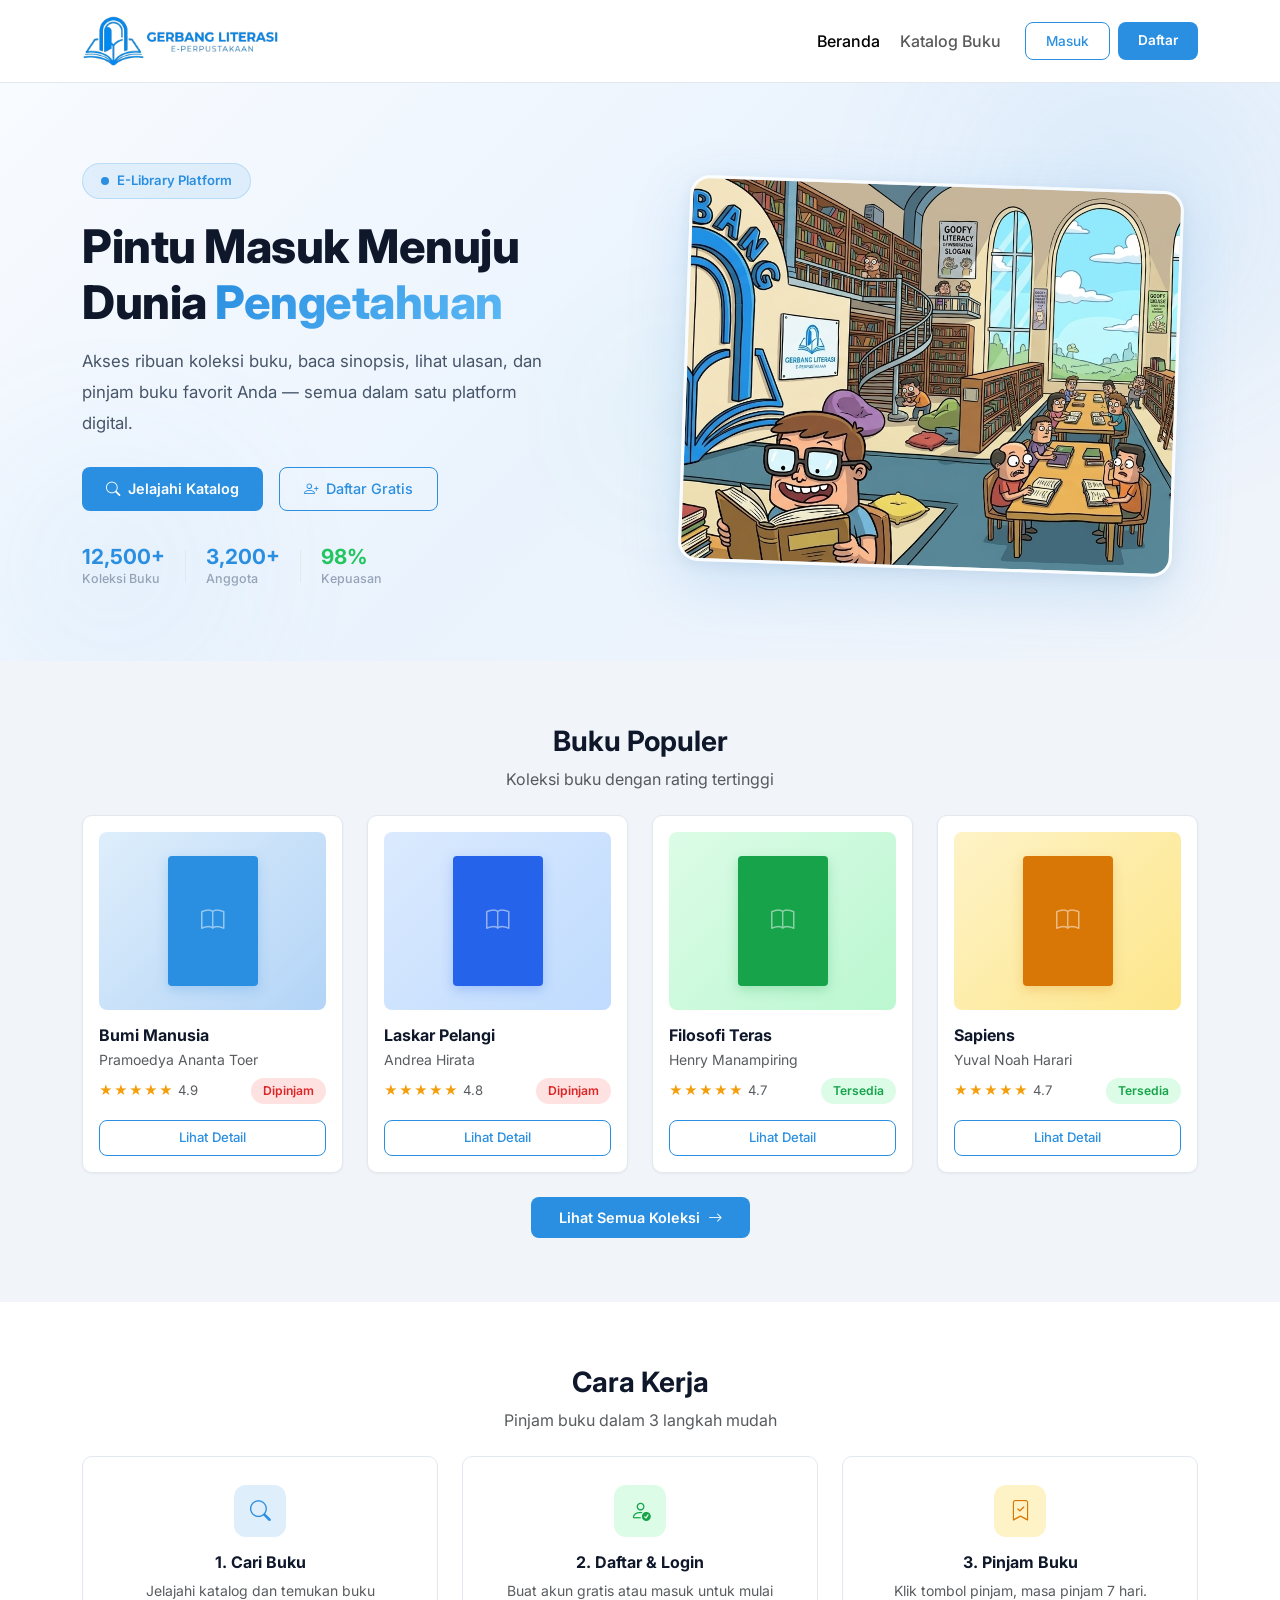
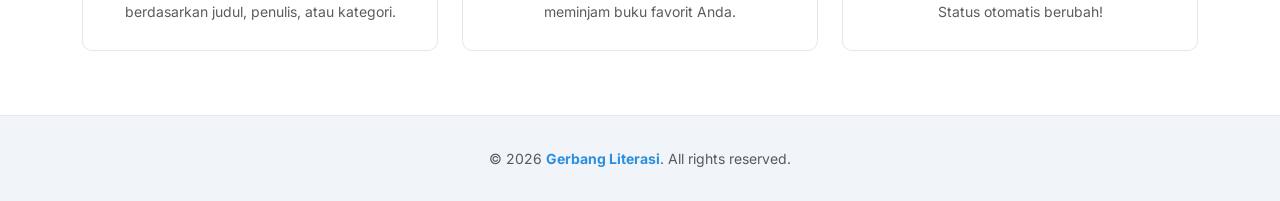
<file: index.html>
<!doctype html>
<html lang="id">
  <head>
    <meta charset="UTF-8" />
    <meta name="viewport" content="width=device-width, initial-scale=1.0" />
    <meta
      name="description"
      content="Gerbang Literasi - Perpustakaan Digital. Jelajahi ribuan koleksi buku, pinjam dengan mudah."
    />
    <title>Gerbang Literasi — Perpustakaan Digital</title>
    <link
      href="https://cdn.jsdelivr.net/npm/bootstrap@5.3.0/dist/css/bootstrap.min.css"
      rel="stylesheet"
    />
    <link
      href="https://cdn.jsdelivr.net/npm/bootstrap-icons@1.11.0/font/bootstrap-icons.css"
      rel="stylesheet"
    />
    <link href="assets/css/style.css" rel="stylesheet" />
  </head>
  <body style="background: #fff">
    <nav
      class="navbar navbar-expand-lg sticky-top"
      style="background: #fff; border-bottom: 1px solid var(--border)"
    >
      <div class="container">
        <a
          class="navbar-brand fw-bold d-flex align-items-center gap-2"
          href="index.html"
          style="color: var(--primary)"
          ><img src="assets/img/icon.svg" alt="Logo" style="height: 56px; width: auto;"></a
        >
        <button
          class="navbar-toggler border-0"
          data-bs-toggle="collapse"
          data-bs-target="#navMenu"
        >
          <i class="bi bi-list fs-4"></i>
        </button>
        <div class="collapse navbar-collapse" id="navMenu">
          <ul class="navbar-nav ms-auto me-3 gap-1">
            <li class="nav-item">
              <a class="nav-link fw-medium active" href="index.html">Beranda</a>
            </li>
            <li class="nav-item">
              <a class="nav-link fw-medium" href="katalog.html">Katalog Buku</a>
            </li>
          </ul>
          <div class="d-flex gap-2">
            <a
              href="login.html"
              class="btn btn-outline-custom"
              style="padding: 8px 20px; font-size: 0.85rem"
              >Masuk</a
            >
            <a
              href="register.html"
              class="btn btn-primary-custom"
              style="padding: 8px 20px; font-size: 0.85rem"
              >Daftar</a
            >
          </div>
        </div>
      </div>
    </nav>

    <section class="hero-section">
      <!-- Decorative background shapes -->
      <div class="hero-bg-shape hero-bg-shape--1"></div>
      <div class="hero-bg-shape hero-bg-shape--2"></div>
      <div class="hero-bg-shape hero-bg-shape--3"></div>

      <div class="container" style="position: relative; z-index: 2">
        <div class="row align-items-center g-5">
          <div class="col-lg-6">
            <div class="hero-badge">
              <span class="hero-badge__dot"></span>
              E-Library Platform
            </div>
            <h1 class="hero-title">
              Pintu Masuk Menuju<br />Dunia
              <span class="hero-title__highlight">Pengetahuan</span>
            </h1>
            <p class="hero-desc">
              Akses ribuan koleksi buku, baca sinopsis, lihat ulasan, dan pinjam
              buku favorit Anda — semua dalam satu platform digital.
            </p>
            <div class="d-flex gap-3 flex-wrap mb-4">
              <a href="katalog.html" class="btn btn-primary-custom hero-btn">
                <i class="bi bi-search me-2"></i>Jelajahi Katalog
              </a>
              <a href="register.html" class="btn btn-outline-custom hero-btn">
                <i class="bi bi-person-plus me-2"></i>Daftar Gratis
              </a>
            </div>
            <div class="hero-stats">
              <div class="hero-stats__item">
                <span class="hero-stats__num">12,500+</span>
                <span class="hero-stats__label">Koleksi Buku</span>
              </div>
              <div class="hero-stats__divider"></div>
              <div class="hero-stats__item">
                <span class="hero-stats__num">3,200+</span>
                <span class="hero-stats__label">Anggota</span>
              </div>
              <div class="hero-stats__divider"></div>
              <div class="hero-stats__item">
                <span class="hero-stats__num" style="color: var(--success)">98%</span>
                <span class="hero-stats__label">Kepuasan</span>
              </div>
            </div>
          </div>
          <div class="col-lg-6">
            <div class="hero-image-wrapper">
              <div class="hero-image-card">
                <img
                  src="assets/img/hero_banner.png"
                  alt="Gerbang Literasi"
                  class="hero-image"
                />
              </div>

            </div>
          </div>
        </div>
      </div>
    </section>

    <section style="background: var(--bg); padding: 4rem 0">
      <div class="container">
        <div class="text-center mb-4">
          <h3 class="fw-bold">Buku Populer</h3>
          <p class="text-muted">Koleksi buku dengan rating tertinggi</p>
        </div>
        <div class="row g-4" id="popularBooksGrid"></div>
        <div class="text-center mt-4">
          <a
            href="katalog.html"
            class="btn btn-primary-custom"
            style="padding: 10px 28px; font-size: 0.9rem"
            >Lihat Semua Koleksi <i class="bi bi-arrow-right ms-1"></i
          ></a>
        </div>
      </div>
    </section>

    <section style="padding: 4rem 0; background: #fff">
      <div class="container">
        <div class="text-center mb-4">
          <h3 class="fw-bold">Cara Kerja</h3>
          <p class="text-muted">Pinjam buku dalam 3 langkah mudah</p>
        </div>
        <div class="row g-4">
          <div class="col-md-4">
            <div class="feature-card h-100">
              <div
                class="feature-icon"
                style="background: #deeefb; color: var(--primary)"
              >
                <i class="bi bi-search"></i>
              </div>
              <h6 class="fw-bold mb-2">1. Cari Buku</h6>
              <p class="text-muted small mb-0">
                Jelajahi katalog dan temukan buku berdasarkan judul, penulis,
                atau kategori.
              </p>
            </div>
          </div>
          <div class="col-md-4">
            <div class="feature-card h-100">
              <div
                class="feature-icon"
                style="background: #dcfce7; color: #16a34a"
              >
                <i class="bi bi-person-check"></i>
              </div>
              <h6 class="fw-bold mb-2">2. Daftar & Login</h6>
              <p class="text-muted small mb-0">
                Buat akun gratis atau masuk untuk mulai meminjam buku favorit
                Anda.
              </p>
            </div>
          </div>
          <div class="col-md-4">
            <div class="feature-card h-100">
              <div
                class="feature-icon"
                style="background: #fef3c7; color: #d97706"
              >
                <i class="bi bi-bookmark-check"></i>
              </div>
              <h6 class="fw-bold mb-2">3. Pinjam Buku</h6>
              <p class="text-muted small mb-0">
                Klik tombol pinjam, masa pinjam 7 hari. Status otomatis berubah!
              </p>
            </div>
          </div>
        </div>
      </div>
    </section>

    <footer
      style="
        background: var(--bg);
        border-top: 1px solid var(--border);
        padding: 2rem 0;
      "
    >
      <div class="container text-center">
        <p class="text-muted small mb-0">
          &copy; 2026
          <strong style="color: var(--primary)">Gerbang Literasi</strong>. All
          rights reserved.
        </p>
      </div>
    </footer>

    <script src="https://cdn.jsdelivr.net/npm/bootstrap@5.3.0/dist/js/bootstrap.bundle.min.js"></script>
    <script src="assets/js/data.js"></script>
    <script src="assets/js/app.js"></script>
    <script src="assets/js/render.js"></script>
  </body>
</html>
</file>
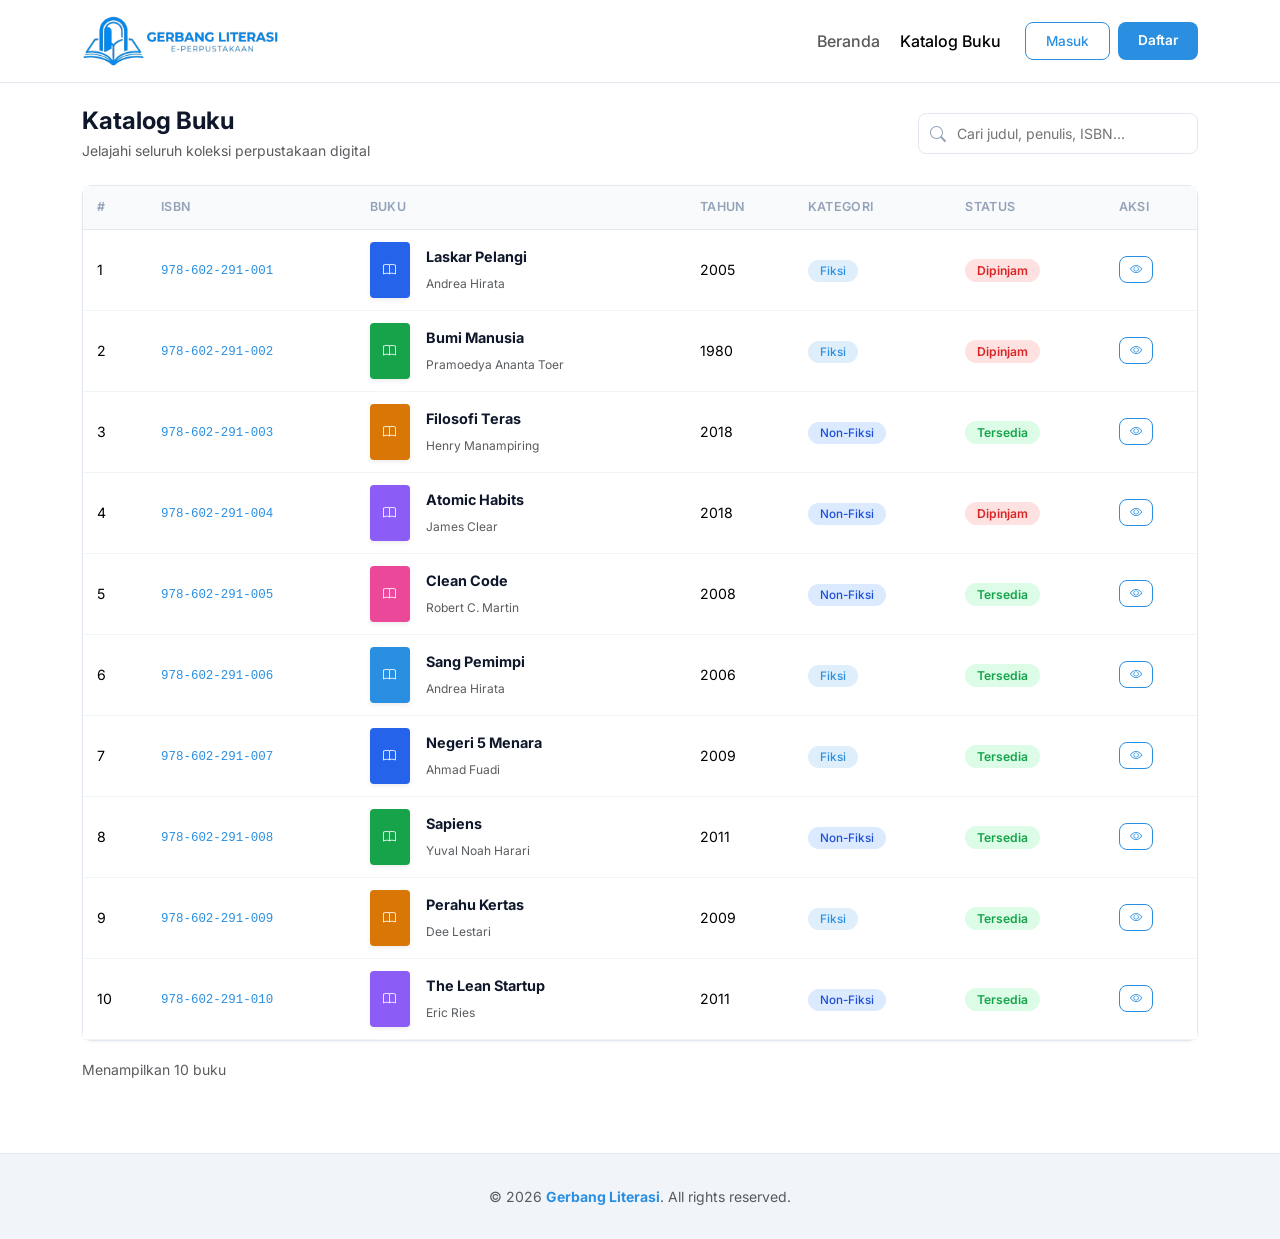
<file: katalog.html>
<!doctype html>
<html lang="id">
  <head>
    <meta charset="UTF-8" />
    <meta name="viewport" content="width=device-width, initial-scale=1.0" />
    <title>Katalog Buku — Gerbang Literasi</title>
    <link
      href="https://cdn.jsdelivr.net/npm/bootstrap@5.3.0/dist/css/bootstrap.min.css"
      rel="stylesheet"
    />
    <link
      href="https://cdn.jsdelivr.net/npm/bootstrap-icons@1.11.0/font/bootstrap-icons.css"
      rel="stylesheet"
    />
    <link href="assets/css/style.css" rel="stylesheet" />
  </head>
  <body style="background: #fff">
    <nav
      class="navbar navbar-expand-lg sticky-top"
      style="background: #fff; border-bottom: 1px solid var(--border)"
    >
      <div class="container">
        <a
          class="navbar-brand fw-bold d-flex align-items-center gap-2"
          href="index.html"
          style="color: var(--primary)"
          ><img src="assets/img/icon.svg" alt="Logo" style="height: 56px; width: auto;"></a
        >
        <button
          class="navbar-toggler border-0"
          data-bs-toggle="collapse"
          data-bs-target="#navMenu"
        >
          <i class="bi bi-list fs-4"></i>
        </button>
        <div class="collapse navbar-collapse" id="navMenu">
          <ul class="navbar-nav ms-auto me-3 gap-1">
            <li class="nav-item">
              <a class="nav-link fw-medium" href="index.html">Beranda</a>
            </li>
            <li class="nav-item">
              <a class="nav-link fw-medium active" href="katalog.html"
                >Katalog Buku</a
              >
            </li>
          </ul>
          <div class="d-flex gap-2">
            <a
              href="login.html"
              class="btn btn-outline-custom"
              style="padding: 8px 20px; font-size: 0.85rem"
              >Masuk</a
            >
            <a
              href="register.html"
              class="btn btn-primary-custom"
              style="padding: 8px 20px; font-size: 0.85rem"
              >Daftar</a
            >
          </div>
        </div>
      </div>
    </nav>

    <div class="container py-4">
      <div
        class="d-flex flex-wrap justify-content-between align-items-center mb-4 gap-3"
      >
        <div>
          <h4 class="fw-bold mb-1">Katalog Buku</h4>
          <p class="text-muted small mb-0">
            Jelajahi seluruh koleksi perpustakaan digital
          </p>
        </div>
        <div class="search-box">
          <i class="bi bi-search"></i
          ><input
            type="text"
            id="searchInput"
            placeholder="Cari judul, penulis, ISBN..."
            oninput="searchBooks()"
          />
        </div>
      </div>
      <div class="card-clean">
        <div class="table-responsive">
          <table class="table table-clean mb-0">
            <thead>
              <tr>
                <th>#</th>
                <th>ISBN</th>
                <th>Buku</th>
                <th>Tahun</th>
                <th>Kategori</th>
                <th>Status</th>
                <th>Aksi</th>
              </tr>
            </thead>
            <tbody id="katalogBody"></tbody>
          </table>
        </div>
      </div>
      <div class="mt-3">
        <span id="bookCount" class="text-muted small"></span>
      </div>
    </div>

    <footer
      style="
        background: var(--bg);
        border-top: 1px solid var(--border);
        padding: 2rem 0;
        margin-top: 3rem;
      "
    >
      <div class="container text-center">
        <p class="text-muted small mb-0">
          &copy; 2026
          <strong style="color: var(--primary)">Gerbang Literasi</strong>. All
          rights reserved.
        </p>
      </div>
    </footer>
    <script src="https://cdn.jsdelivr.net/npm/bootstrap@5.3.0/dist/js/bootstrap.bundle.min.js"></script>
    <script src="assets/js/data.js"></script>
    <script src="assets/js/app.js"></script>
    <script src="assets/js/render.js"></script>
  </body>
</html>
</file>
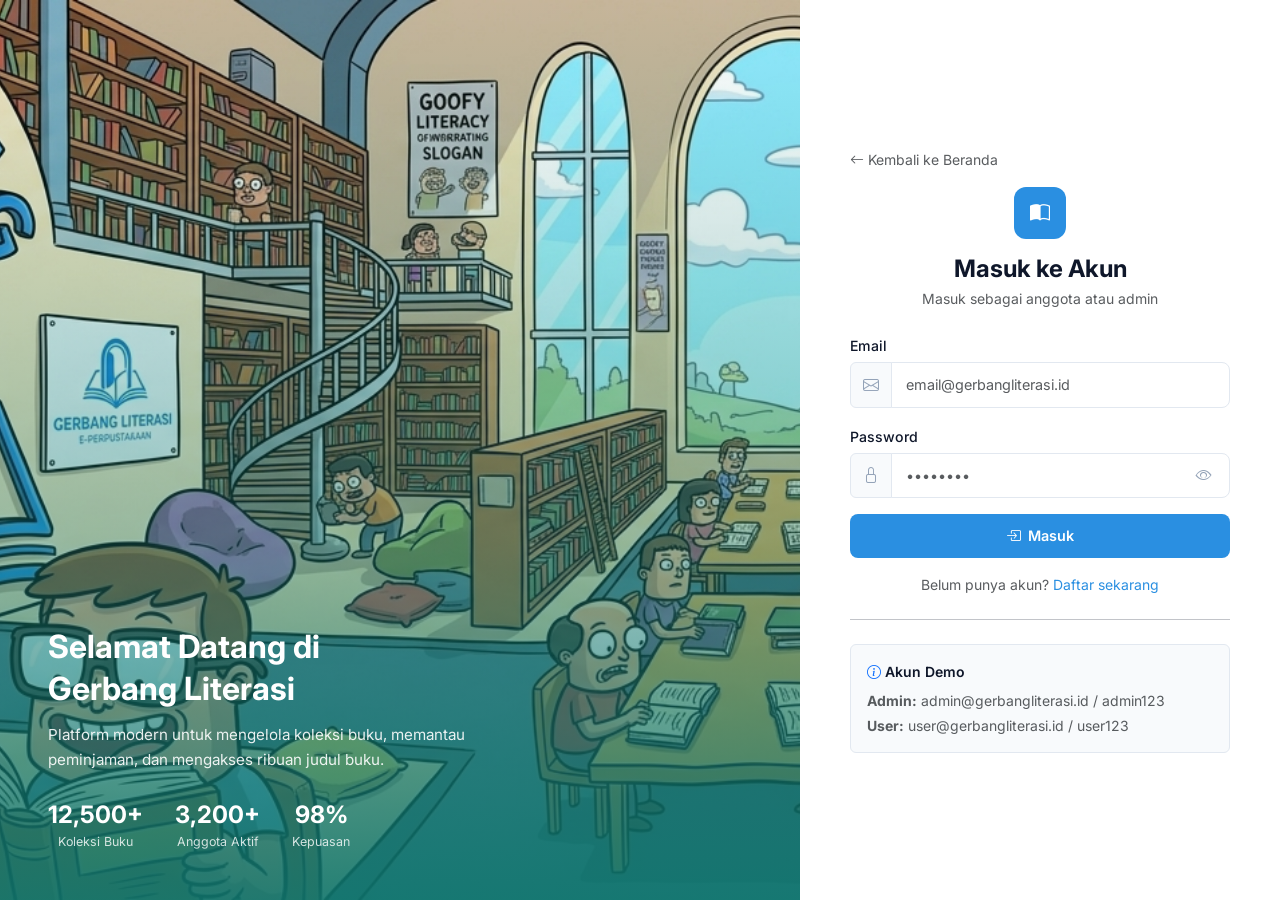
<file: login.html>
<!doctype html>
<html lang="id">
  <head>
    <meta charset="UTF-8" />
    <meta name="viewport" content="width=device-width, initial-scale=1.0" />
    <title>Masuk — Gerbang Literasi</title>
    <link
      href="https://cdn.jsdelivr.net/npm/bootstrap@5.3.0/dist/css/bootstrap.min.css"
      rel="stylesheet"
    />
    <link
      href="https://cdn.jsdelivr.net/npm/bootstrap-icons@1.11.0/font/bootstrap-icons.css"
      rel="stylesheet"
    />
    <link href="assets/css/style.css" rel="stylesheet" />
  </head>
  <body>
    <div class="login-page">
      <div class="login-image">
        <div class="login-image-content">
          <h2>Selamat Datang di<br />Gerbang Literasi</h2>
          <p>
            Platform modern untuk mengelola koleksi buku, memantau peminjaman,
            dan mengakses ribuan judul buku.
          </p>
          <div class="login-image-stats">
            <div class="stat-item">
              <div class="stat-num">12,500+</div>
              <div class="stat-text">Koleksi Buku</div>
            </div>
            <div class="stat-item">
              <div class="stat-num">3,200+</div>
              <div class="stat-text">Anggota Aktif</div>
            </div>
            <div class="stat-item">
              <div class="stat-num">98%</div>
              <div class="stat-text">Kepuasan</div>
            </div>
          </div>
        </div>
      </div>
      <div class="login-form-side">
        <div class="login-form-inner">
          <div class="mb-3">
            <a href="index.html" class="text-muted small"
              ><i class="bi bi-arrow-left me-1"></i>Kembali ke Beranda</a
            >
          </div>
          <div class="text-center mb-4">
            <div
              class="d-inline-flex align-items-center justify-content-center mb-3"
              style="
                width: 52px;
                height: 52px;
                border-radius: 12px;
                background: var(--primary);
              "
            >
              <i class="bi bi-book-half text-white fs-5"></i>
            </div>
            <h4 class="fw-bold mb-1">Masuk ke Akun</h4>
            <p class="text-muted small mb-0">
              Masuk sebagai anggota atau admin
            </p>
          </div>
          <div
            id="loginAlert"
            class="alert py-2 small"
            style="display: none"
            role="alert"
          ></div>
          <form onsubmit="handleLogin(event)">
            <div class="mb-3">
              <label class="form-label" for="loginEmail">Email</label>
              <div class="input-group">
                <span class="input-group-text"
                  ><i class="bi bi-envelope"></i
                ></span>
                <input
                  type="email"
                  class="form-control"
                  id="loginEmail"
                  placeholder="email@gerbangliterasi.id"
                  required
                />
              </div>
            </div>
            <div class="mb-3">
              <label class="form-label" for="loginPassword">Password</label>
              <div class="position-relative">
                <div class="input-group">
                  <span class="input-group-text"
                    ><i class="bi bi-lock"></i
                  ></span>
                  <input
                    type="password"
                    class="form-control"
                    id="loginPassword"
                    placeholder="••••••••"
                    required
                  />
                </div>
                <button
                  type="button"
                  class="password-toggle"
                  onclick="togglePassword()"
                >
                  <i class="bi bi-eye"></i>
                </button>
              </div>
            </div>
            <button type="submit" class="btn btn-primary-custom w-100 mb-3">
              <i class="bi bi-box-arrow-in-right me-2"></i>Masuk
            </button>
            <p class="text-center text-muted small mb-0">
              Belum punya akun? <a href="register.html">Daftar sekarang</a>
            </p>
          </form>
          <hr style="margin: 1.5rem 0" />
          <div
            class="p-3 rounded"
            style="background: #f8fafc; border: 1px solid var(--border)"
          >
            <p class="small fw-semibold mb-2">
              <i class="bi bi-info-circle me-1 text-primary"></i>Akun Demo
            </p>
            <p class="small text-muted mb-1">
              <strong>Admin:</strong> admin@gerbangliterasi.id / admin123
            </p>
            <p class="small text-muted mb-0">
              <strong>User:</strong> user@gerbangliterasi.id / user123
            </p>
          </div>
        </div>
      </div>
    </div>
    <script src="https://cdn.jsdelivr.net/npm/bootstrap@5.3.0/dist/js/bootstrap.bundle.min.js"></script>
    <script src="assets/js/data.js"></script>
    <script src="assets/js/app.js"></script>
    <script src="assets/js/render.js"></script>
  </body>
</html>
</file>
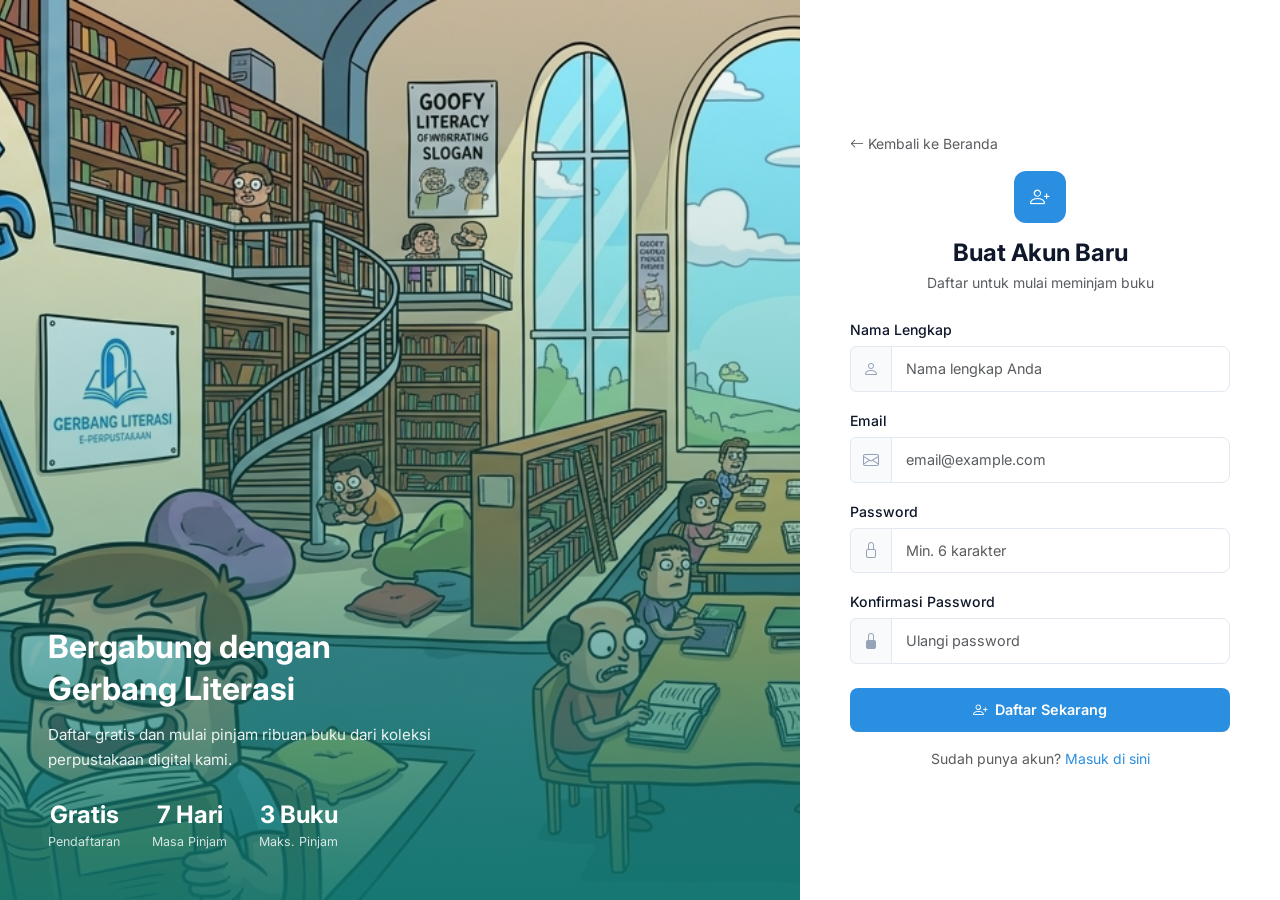
<file: register.html>
<!doctype html>
<html lang="id">
  <head>
    <meta charset="UTF-8" />
    <meta name="viewport" content="width=device-width, initial-scale=1.0" />
    <title>Daftar — Gerbang Literasi</title>
    <link
      href="https://cdn.jsdelivr.net/npm/bootstrap@5.3.0/dist/css/bootstrap.min.css"
      rel="stylesheet"
    />
    <link
      href="https://cdn.jsdelivr.net/npm/bootstrap-icons@1.11.0/font/bootstrap-icons.css"
      rel="stylesheet"
    />
    <link href="assets/css/style.css" rel="stylesheet" />
  </head>
  <body>
    <div class="login-page">
      <div class="login-image">
        <div class="login-image-content">
          <h2>Bergabung dengan<br />Gerbang Literasi</h2>
          <p>
            Daftar gratis dan mulai pinjam ribuan buku dari koleksi perpustakaan
            digital kami.
          </p>
          <div class="login-image-stats">
            <div class="stat-item">
              <div class="stat-num">Gratis</div>
              <div class="stat-text">Pendaftaran</div>
            </div>
            <div class="stat-item">
              <div class="stat-num">7 Hari</div>
              <div class="stat-text">Masa Pinjam</div>
            </div>
            <div class="stat-item">
              <div class="stat-num">3 Buku</div>
              <div class="stat-text">Maks. Pinjam</div>
            </div>
          </div>
        </div>
      </div>
      <div class="login-form-side">
        <div class="login-form-inner">
          <div class="mb-3">
            <a href="index.html" class="text-muted small"
              ><i class="bi bi-arrow-left me-1"></i>Kembali ke Beranda</a
            >
          </div>
          <div class="text-center mb-4">
            <div
              class="d-inline-flex align-items-center justify-content-center mb-3"
              style="
                width: 52px;
                height: 52px;
                border-radius: 12px;
                background: var(--primary);
              "
            >
              <i class="bi bi-person-plus text-white fs-5"></i>
            </div>
            <h4 class="fw-bold mb-1">Buat Akun Baru</h4>
            <p class="text-muted small mb-0">
              Daftar untuk mulai meminjam buku
            </p>
          </div>
          <div
            id="regAlert"
            class="alert py-2 small"
            style="display: none"
            role="alert"
          ></div>
          <form onsubmit="handleRegister(event)">
            <div class="mb-3">
              <label class="form-label" for="regName">Nama Lengkap</label>
              <div class="input-group">
                <span class="input-group-text"
                  ><i class="bi bi-person"></i
                ></span>
                <input
                  type="text"
                  class="form-control"
                  id="regName"
                  placeholder="Nama lengkap Anda"
                  required
                />
              </div>
            </div>
            <div class="mb-3">
              <label class="form-label" for="regEmail">Email</label>
              <div class="input-group">
                <span class="input-group-text"
                  ><i class="bi bi-envelope"></i
                ></span>
                <input
                  type="email"
                  class="form-control"
                  id="regEmail"
                  placeholder="email@example.com"
                  required
                />
              </div>
            </div>
            <div class="mb-3">
              <label class="form-label" for="regPassword">Password</label>
              <div class="input-group">
                <span class="input-group-text"><i class="bi bi-lock"></i></span>
                <input
                  type="password"
                  class="form-control"
                  id="regPassword"
                  placeholder="Min. 6 karakter"
                  required
                />
              </div>
            </div>
            <div class="mb-4">
              <label class="form-label" for="regConfirm"
                >Konfirmasi Password</label
              >
              <div class="input-group">
                <span class="input-group-text"
                  ><i class="bi bi-lock-fill"></i
                ></span>
                <input
                  type="password"
                  class="form-control"
                  id="regConfirm"
                  placeholder="Ulangi password"
                  required
                />
              </div>
            </div>
            <button type="submit" class="btn btn-primary-custom w-100 mb-3">
              <i class="bi bi-person-plus me-2"></i>Daftar Sekarang
            </button>
            <p class="text-center text-muted small mb-0">
              Sudah punya akun? <a href="login.html">Masuk di sini</a>
            </p>
          </form>
        </div>
      </div>
    </div>
    <script src="https://cdn.jsdelivr.net/npm/bootstrap@5.3.0/dist/js/bootstrap.bundle.min.js"></script>
    <script src="assets/js/data.js"></script>
    <script src="assets/js/app.js"></script>
    <script src="assets/js/render.js"></script>
  </body>
</html>
</file>
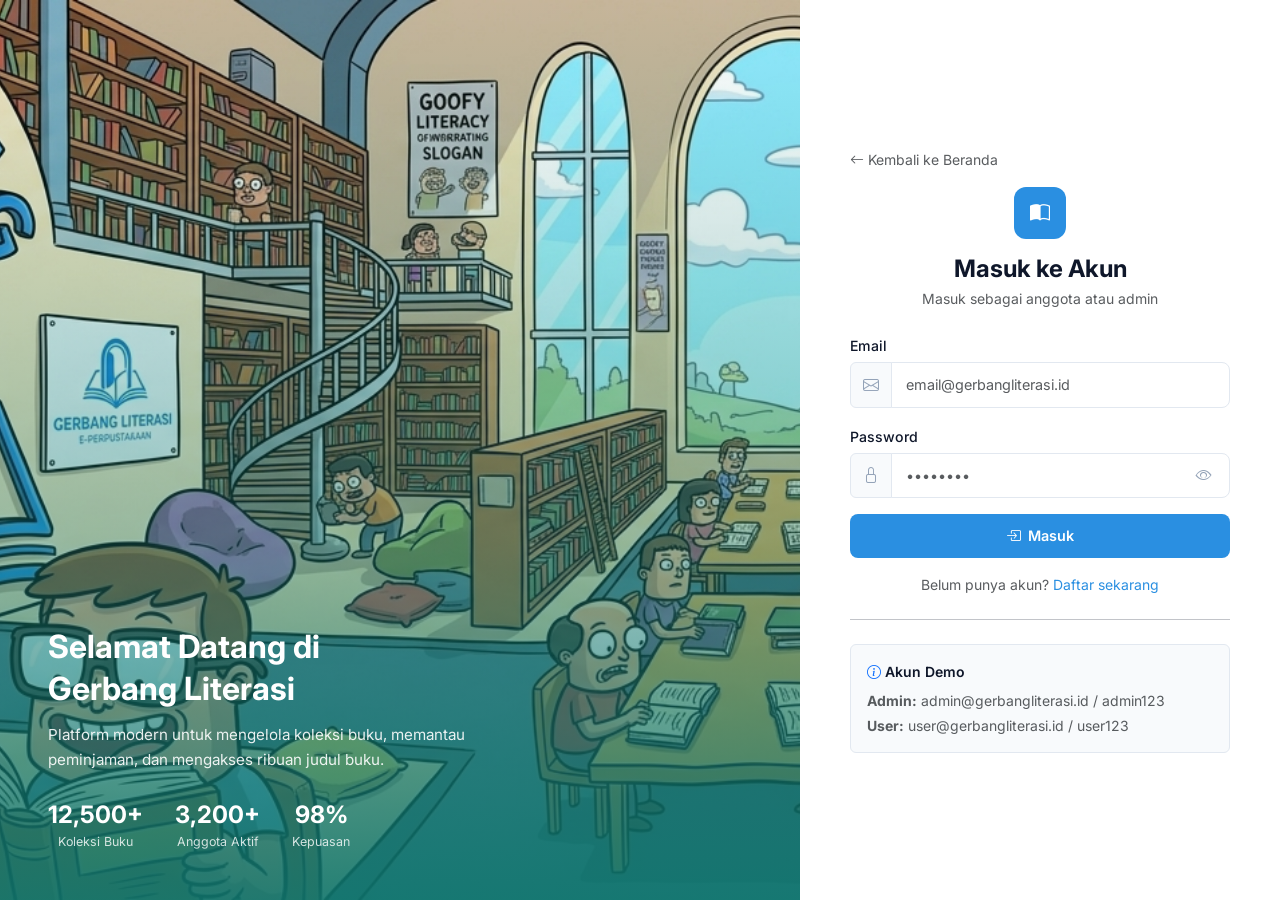
<file: admin/dashboard.html>
<!doctype html>
<html lang="id">
  <head>
    <meta charset="UTF-8" />
    <meta name="viewport" content="width=device-width, initial-scale=1.0" />
    <title>Admin Dashboard — Gerbang Literasi</title>
    <link
      href="https://cdn.jsdelivr.net/npm/bootstrap@5.3.0/dist/css/bootstrap.min.css"
      rel="stylesheet"
    />
    <link
      href="https://cdn.jsdelivr.net/npm/bootstrap-icons@1.11.0/font/bootstrap-icons.css"
      rel="stylesheet"
    />
    <link href="../assets/css/style.css" rel="stylesheet" />
  </head>
  <body id="adminDashboard">
    <div class="sidebar-overlay" onclick="toggleSidebar()"></div>
    <aside class="sidebar">
      <div class="sidebar-brand">
        <i class="bi bi-book-half"></i> Gerbang Literasi
      </div>
      <nav class="sidebar-nav">
        <a href="dashboard.html" class="sidebar-link active"
          ><i class="bi bi-grid-1x2"></i> Dashboard</a
        >
        <a href="kelola-buku.html" class="sidebar-link"
          ><i class="bi bi-book"></i> Kelola Buku</a
        >
        <a href="peminjaman.html" class="sidebar-link"
          ><i class="bi bi-arrow-left-right"></i> Peminjaman</a
        >
      </nav>
      <div class="sidebar-footer">
        <a href="#" class="sidebar-link px-0" onclick="handleLogout(event)"
          ><i class="bi bi-box-arrow-left"></i> Keluar</a
        >
      </div>
    </aside>

    <main class="main-content">
      <div class="topbar">
        <div class="d-flex align-items-center gap-3">
          <button class="sidebar-toggle" onclick="toggleSidebar()">
            <i class="bi bi-list"></i>
          </button>
          <span class="topbar-title">Dashboard Admin</span>
        </div>
        <div class="d-flex align-items-center gap-2">
          <div class="avatar" id="navAvatar">A</div>
          <div class="d-none d-sm-block">
            <div class="small fw-semibold" id="userName">Admin</div>
            <div class="text-muted" style="font-size: 0.72rem" id="userRole">
              Admin
            </div>
          </div>
        </div>
      </div>

      <div class="content-area">
        <div class="mb-4">
          <h5 class="fw-bold mb-1">Selamat Datang, Admin! 👋</h5>
          <p class="text-muted small mb-0">
            Ringkasan perpustakaan digital hari ini.
          </p>
        </div>

        <div class="row g-3 mb-4">
          <div class="col-xl-4 col-sm-6">
            <div class="stat-card">
              <div class="stat-icon blue"><i class="bi bi-book"></i></div>
              <div class="stat-value" id="statBooks">0</div>
              <div class="stat-label">Total Buku</div>
            </div>
          </div>
          <div class="col-xl-4 col-sm-6">
            <div class="stat-card">
              <div class="stat-icon green"><i class="bi bi-people"></i></div>
              <div class="stat-value" id="statMembers">0</div>
              <div class="stat-label">Total Anggota</div>
            </div>
          </div>
          <div class="col-xl-4 col-sm-6">
            <div class="stat-card">
              <div class="stat-icon amber">
                <i class="bi bi-arrow-left-right"></i>
              </div>
              <div class="stat-value" id="statBorrowed">0</div>
              <div class="stat-label">Buku Dipinjam</div>
            </div>
          </div>
        </div>

        <div class="row g-4">
          <div class="col-lg-8">
            <div class="card-clean">
              <div
                class="d-flex align-items-center justify-content-between p-3 border-bottom"
              >
                <h6 class="fw-bold mb-0">
                  <i class="bi bi-clock-history me-2 text-primary"></i
                  >Peminjaman Terbaru
                </h6>
                <a
                  href="peminjaman.html"
                  class="btn btn-sm btn-outline-custom"
                  style="padding: 4px 12px; font-size: 0.78rem"
                  >Lihat Semua</a
                >
              </div>
              <div class="table-responsive">
                <table class="table table-clean mb-0">
                  <thead>
                    <tr>
                      <th>Peminjam</th>
                      <th>Buku</th>
                      <th>Tanggal</th>
                      <th>Status</th>
                    </tr>
                  </thead>
                  <tbody id="recentBorrows"></tbody>
                </table>
              </div>
            </div>
          </div>
          <div class="col-lg-4">
            <div class="card-clean h-100">
              <div class="p-3 border-bottom">
                <h6 class="fw-bold mb-0">
                  <i class="bi bi-fire me-2" style="color: var(--warning)"></i
                  >Buku Populer
                </h6>
              </div>
              <div class="p-3" id="popularList"></div>
            </div>
          </div>
        </div>
      </div>
    </main>
    <script src="https://cdn.jsdelivr.net/npm/bootstrap@5.3.0/dist/js/bootstrap.bundle.min.js"></script>
    <script src="../assets/js/data.js"></script>
    <script src="../assets/js/app.js"></script>
    <script src="../assets/js/render.js"></script>
    <script>
      if (checkAuth("admin")) {
        document.getElementById("navAvatar").textContent = getInitials(
          localStorage.getItem("gl_name"),
        );
      }
    </script>
  </body>
</html>
</file>
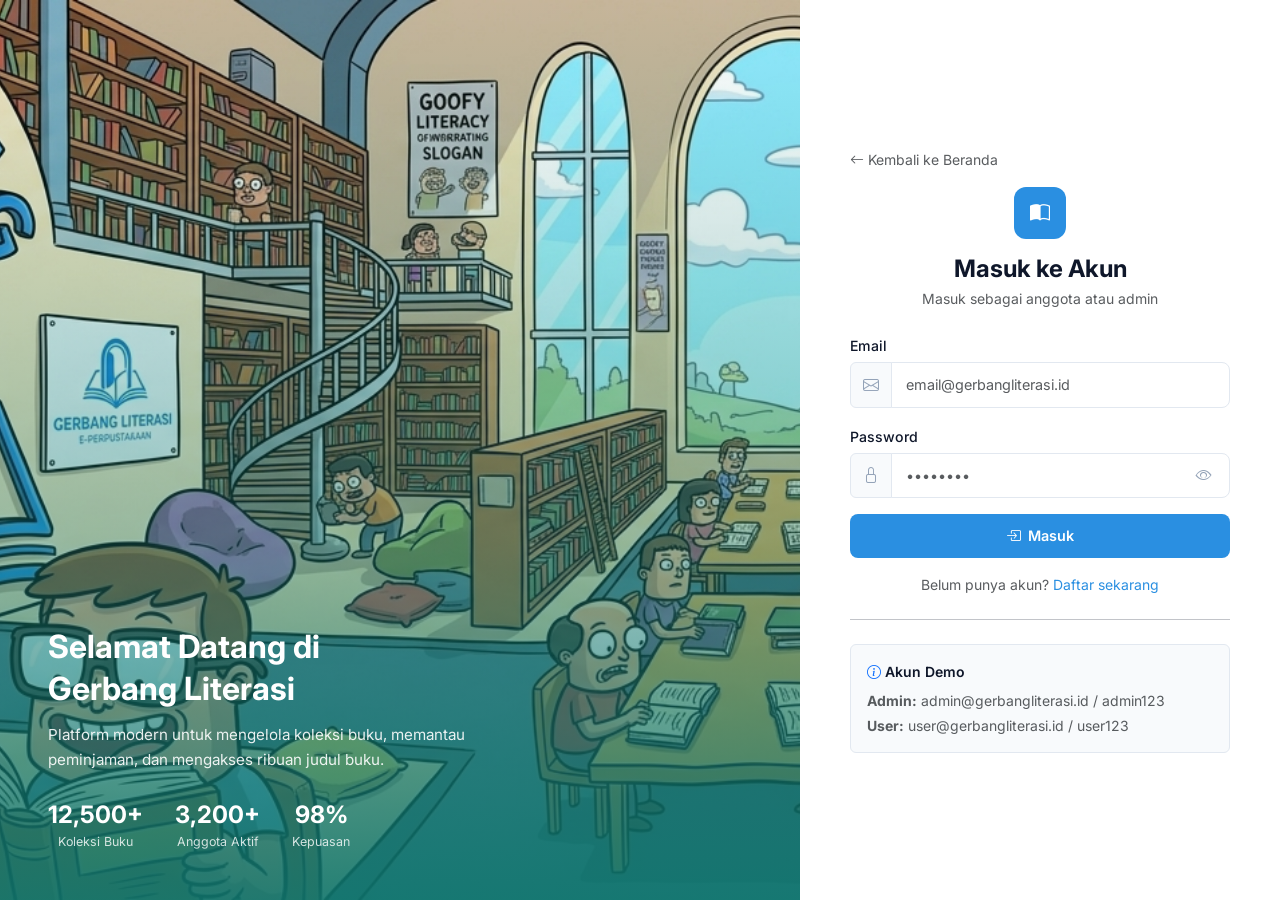
<file: admin/kelola-buku.html>
<!doctype html>
<html lang="id">
  <head>
    <meta charset="UTF-8" />
    <meta name="viewport" content="width=device-width, initial-scale=1.0" />
    <title>Kelola Buku — Gerbang Literasi</title>
    <link
      href="https://cdn.jsdelivr.net/npm/bootstrap@5.3.0/dist/css/bootstrap.min.css"
      rel="stylesheet"
    />
    <link
      href="https://cdn.jsdelivr.net/npm/bootstrap-icons@1.11.0/font/bootstrap-icons.css"
      rel="stylesheet"
    />
    <link href="../assets/css/style.css" rel="stylesheet" />
  </head>
  <body>
    <div class="sidebar-overlay" onclick="toggleSidebar()"></div>
    <aside class="sidebar">
      <div class="sidebar-brand">
        <i class="bi bi-book-half"></i> Gerbang Literasi
      </div>
      <nav class="sidebar-nav">
        <a href="dashboard.html" class="sidebar-link"
          ><i class="bi bi-grid-1x2"></i> Dashboard</a
        >
        <a href="kelola-buku.html" class="sidebar-link active"
          ><i class="bi bi-book"></i> Kelola Buku</a
        >
        <a href="peminjaman.html" class="sidebar-link"
          ><i class="bi bi-arrow-left-right"></i> Peminjaman</a
        >
      </nav>
      <div class="sidebar-footer">
        <a href="#" class="sidebar-link px-0" onclick="handleLogout(event)"
          ><i class="bi bi-box-arrow-left"></i> Keluar</a
        >
      </div>
    </aside>

    <main class="main-content">
      <div class="topbar">
        <div class="d-flex align-items-center gap-3">
          <button class="sidebar-toggle" onclick="toggleSidebar()">
            <i class="bi bi-list"></i>
          </button>
          <span class="topbar-title">Kelola Buku</span>
        </div>
        <div class="avatar" id="navAvatar">A</div>
      </div>
      <div class="content-area">
        <div
          class="d-flex flex-wrap justify-content-between align-items-center mb-4 gap-3"
        >
          <div>
            <h5 class="fw-bold mb-1">Kelola Koleksi Buku</h5>
            <p class="text-muted small mb-0">
              Tambah, edit, atau hapus buku dari koleksi
            </p>
          </div>
          <div class="d-flex gap-2 flex-wrap">
            <div class="search-box">
              <i class="bi bi-search"></i
              ><input
                type="text"
                id="searchInput"
                placeholder="Cari buku..."
                oninput="searchBooks()"
              />
            </div>
            <button
              class="btn btn-primary-custom"
              data-bs-toggle="modal"
              data-bs-target="#modalTambah"
              onclick="resetModal()"
              style="padding: 9px 18px; font-size: 0.85rem"
            >
              <i class="bi bi-plus-lg me-1"></i> Tambah Buku
            </button>
          </div>
        </div>
        <div class="card-clean">
          <div class="table-responsive">
            <table class="table table-clean mb-0">
              <thead>
                <tr>
                  <th>#</th>
                  <th>ISBN</th>
                  <th>Buku</th>
                  <th>Tahun</th>
                  <th>Kategori</th>
                  <th>Status</th>
                  <th>Aksi</th>
                </tr>
              </thead>
              <tbody id="kelolaBukuBody"></tbody>
            </table>
          </div>
        </div>
      </div>
    </main>

    <!-- Modal Tambah/Edit -->
    <div class="modal fade" id="modalTambah" tabindex="-1">
      <div class="modal-dialog modal-dialog-centered">
        <div class="modal-content" style="border-radius: 14px">
          <div class="modal-header">
            <h6 class="modal-title fw-bold" id="modalTitle">
              Tambah Buku Baru
            </h6>
            <button class="btn-close" data-bs-dismiss="modal"></button>
          </div>
          <div class="modal-body">
            <input type="hidden" id="editBookId" />
            <div class="mb-3">
              <label class="form-label small fw-medium">ISBN</label
              ><input
                type="text"
                id="inputIsbn"
                class="form-control"
                placeholder="978-602-xxx-xxx"
              />
            </div>
            <div class="mb-3">
              <label class="form-label small fw-medium">Judul Buku</label
              ><input
                type="text"
                id="inputJudul"
                class="form-control"
                placeholder="Judul buku"
              />
            </div>
            <div class="mb-3">
              <label class="form-label small fw-medium">Penulis</label
              ><input
                type="text"
                id="inputPenulis"
                class="form-control"
                placeholder="Nama penulis"
              />
            </div>
            <div class="row g-3 mb-3">
              <div class="col-6">
                <label class="form-label small fw-medium">Tahun</label
                ><input
                  type="number"
                  id="inputTahun"
                  class="form-control"
                  placeholder="2024"
                />
              </div>
              <div class="col-6">
                <label class="form-label small fw-medium">Kategori</label
                ><select id="inputKategori" class="form-select">
                  <option>Fiksi</option>
                  <option>Non-Fiksi</option>
                </select>
              </div>
            </div>
            <div class="mb-3">
              <label class="form-label small fw-medium">Jumlah Halaman</label
              ><input
                type="number"
                id="inputHalaman"
                class="form-control"
                placeholder="300"
              />
            </div>
            <div class="mb-3">
              <label class="form-label small fw-medium">Sinopsis</label
              ><textarea
                id="inputSinopsis"
                class="form-control"
                rows="3"
                placeholder="Deskripsi singkat..."
              ></textarea>
            </div>
          </div>
          <div class="modal-footer">
            <button
              class="btn btn-outline-custom"
              data-bs-dismiss="modal"
              style="padding: 8px 20px; font-size: 0.85rem"
            >
              Batal
            </button>
            <button
              class="btn btn-primary-custom"
              onclick="simpanBuku()"
              style="padding: 8px 20px; font-size: 0.85rem"
            >
              <i class="bi bi-check-lg me-1"></i>Simpan
            </button>
          </div>
        </div>
      </div>
    </div>

    <script src="https://cdn.jsdelivr.net/npm/bootstrap@5.3.0/dist/js/bootstrap.bundle.min.js"></script>
    <script src="../assets/js/data.js"></script>
    <script src="../assets/js/app.js"></script>
    <script src="../assets/js/render.js"></script>
    <script>
      if (checkAuth("admin")) {
        document.getElementById("navAvatar").textContent = getInitials(
          localStorage.getItem("gl_name"),
        );
      }
    </script>
  </body>
</html>
</file>
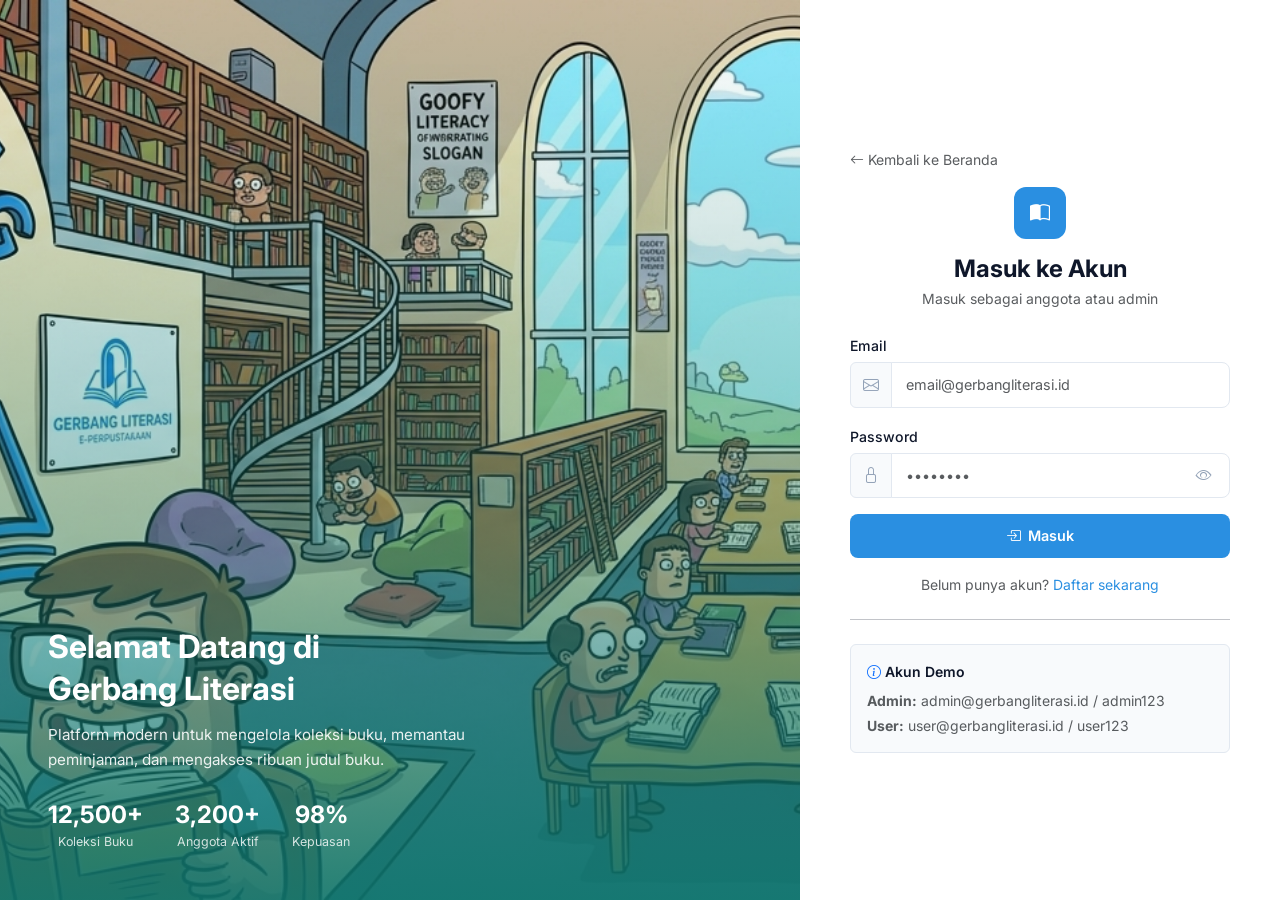
<file: admin/peminjaman.html>
<!doctype html>
<html lang="id">
  <head>
    <meta charset="UTF-8" />
    <meta name="viewport" content="width=device-width, initial-scale=1.0" />
    <title>Peminjaman — Gerbang Literasi</title>
    <link
      href="https://cdn.jsdelivr.net/npm/bootstrap@5.3.0/dist/css/bootstrap.min.css"
      rel="stylesheet"
    />
    <link
      href="https://cdn.jsdelivr.net/npm/bootstrap-icons@1.11.0/font/bootstrap-icons.css"
      rel="stylesheet"
    />
    <link href="../assets/css/style.css" rel="stylesheet" />
  </head>
  <body>
    <div class="sidebar-overlay" onclick="toggleSidebar()"></div>
    <aside class="sidebar">
      <div class="sidebar-brand">
        <i class="bi bi-book-half"></i> Gerbang Literasi
      </div>
      <nav class="sidebar-nav">
        <a href="dashboard.html" class="sidebar-link"
          ><i class="bi bi-grid-1x2"></i> Dashboard</a
        >
        <a href="kelola-buku.html" class="sidebar-link"
          ><i class="bi bi-book"></i> Kelola Buku</a
        >
        <a href="peminjaman.html" class="sidebar-link active"
          ><i class="bi bi-arrow-left-right"></i> Peminjaman</a
        >
      </nav>
      <div class="sidebar-footer">
        <a href="#" class="sidebar-link px-0" onclick="handleLogout(event)"
          ><i class="bi bi-box-arrow-left"></i> Keluar</a
        >
      </div>
    </aside>

    <main class="main-content">
      <div class="topbar">
        <div class="d-flex align-items-center gap-3">
          <button class="sidebar-toggle" onclick="toggleSidebar()">
            <i class="bi bi-list"></i>
          </button>
          <span class="topbar-title">Kelola Peminjaman</span>
        </div>
        <div class="avatar" id="navAvatar">A</div>
      </div>
      <div class="content-area">
        <div
          class="d-flex flex-wrap justify-content-between align-items-center mb-4 gap-3"
        >
          <div>
            <h5 class="fw-bold mb-1">Transaksi Peminjaman</h5>
            <p class="text-muted small mb-0">
              Kelola peminjaman dan pengembalian buku
            </p>
          </div>
        </div>

        <div class="row g-3 mb-4">
          <div class="col-md-4 col-12">
            <div class="stat-card">
              <div class="stat-icon blue">
                <i class="bi bi-arrow-up-right"></i>
              </div>
              <div class="stat-value" id="pStatActive">0</div>
              <div class="stat-label">Sedang Dipinjam</div>
            </div>
          </div>
          <div class="col-md-4 col-12">
            <div class="stat-card">
              <div class="stat-icon green">
                <i class="bi bi-check-circle"></i>
              </div>
              <div class="stat-value" id="pStatReturned">0</div>
              <div class="stat-label">Dikembalikan</div>
            </div>
          </div>
          <div class="col-md-4 col-12">
            <div class="stat-card">
              <div class="stat-icon purple">
                <i class="bi bi-list-task"></i>
              </div>
              <div class="stat-value" id="pStatTotal">0</div>
              <div class="stat-label">Total Transaksi</div>
            </div>
          </div>
        </div>

        <div class="d-flex gap-2 mb-4 flex-wrap">
          <button class="filter-btn active" onclick="filterPeminjaman('')">
            Semua
          </button>
          <button class="filter-btn" onclick="filterPeminjaman('dipinjam')">
            Dipinjam
          </button>
          <button class="filter-btn" onclick="filterPeminjaman('dikembalikan')">
            Dikembalikan
          </button>
        </div>

        <div class="card-clean">
          <div class="table-responsive">
            <table class="table table-clean mb-0">
              <thead>
                <tr>
                  <th>ID</th>
                  <th>Anggota (User)</th>
                  <th>Email</th>
                  <th>Buku</th>
                  <th>Tgl Pinjam</th>
                  <th>Tgl Kembali</th>
                  <th>Status</th>
                  <th>Aksi</th>
                </tr>
              </thead>
              <tbody id="peminjamanBody"></tbody>
            </table>
          </div>
        </div>
      </div>
    </main>

    <script src="https://cdn.jsdelivr.net/npm/bootstrap@5.3.0/dist/js/bootstrap.bundle.min.js"></script>
    <script src="../assets/js/data.js"></script>
    <script src="../assets/js/app.js"></script>
    <script src="../assets/js/render.js"></script>
    <script>
      if (checkAuth("admin")) {
        document.getElementById("navAvatar").textContent = getInitials(
          localStorage.getItem("gl_name"),
        );
      }
    </script>
  </body>
</html>
</file>
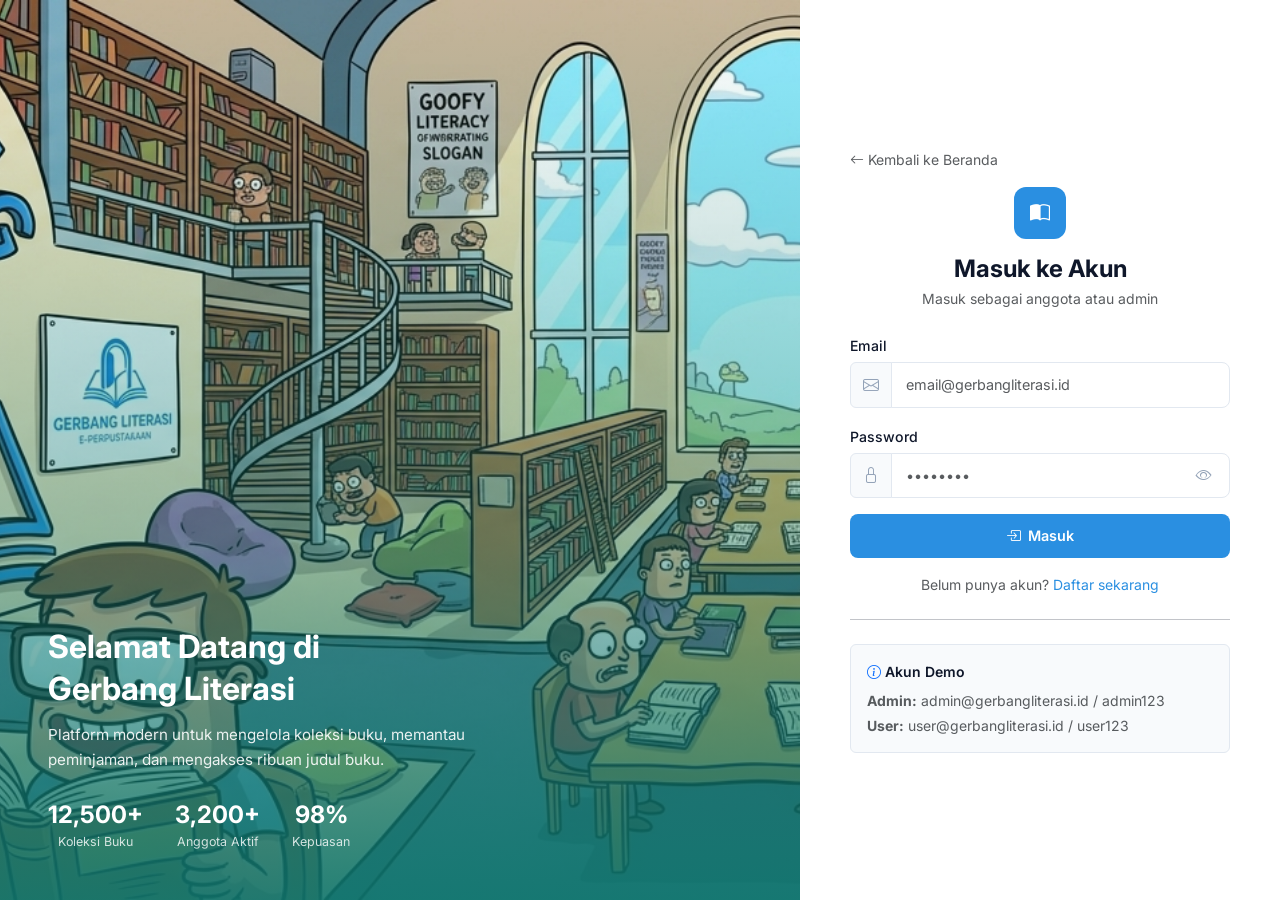
<file: user/dashboard.html>
<!doctype html>
<html lang="id">
  <head>
    <meta charset="UTF-8" />
    <meta name="viewport" content="width=device-width, initial-scale=1.0" />
    <title>Dashboard Saya — Gerbang Literasi</title>
    <link
      href="https://cdn.jsdelivr.net/npm/bootstrap@5.3.0/dist/css/bootstrap.min.css"
      rel="stylesheet"
    />
    <link
      href="https://cdn.jsdelivr.net/npm/bootstrap-icons@1.11.0/font/bootstrap-icons.css"
      rel="stylesheet"
    />
    <link href="../assets/css/style.css" rel="stylesheet" />
  </head>
  <body style="background: #fff">
    <nav
      class="navbar navbar-expand-lg sticky-top"
      style="background: #fff; border-bottom: 1px solid var(--border)"
    >
      <div class="container">
        <a
          class="navbar-brand fw-bold d-flex align-items-center gap-2"
          href="../index.html"
          style="color: var(--primary)"
          ><i class="bi bi-book-half fs-5"></i> Gerbang Literasi</a
        >
        <button
          class="navbar-toggler border-0"
          data-bs-toggle="collapse"
          data-bs-target="#navMenu"
        >
          <i class="bi bi-list fs-4"></i>
        </button>
        <div class="collapse navbar-collapse" id="navMenu">
          <ul class="navbar-nav ms-auto me-3 gap-1">
            <li class="nav-item">
              <a class="nav-link fw-medium" href="../index.html">Beranda</a>
            </li>
            <li class="nav-item">
              <a class="nav-link fw-medium" href="../katalog.html"
                >Katalog Buku</a
              >
            </li>
            <li class="nav-item">
              <a class="nav-link fw-medium active" href="dashboard.html"
                >Dashboard Saya</a
              >
            </li>
          </ul>
          <div class="d-flex align-items-center gap-2">
            <div class="avatar" id="navAvatar">U</div>
            <div class="d-none d-sm-block">
              <div class="small fw-semibold" id="userName">User</div>
              <div class="text-muted" style="font-size: 0.72rem">Anggota</div>
            </div>
            <a
              href="#"
              onclick="handleLogout(event)"
              class="btn btn-outline-custom ms-2"
              style="padding: 6px 14px; font-size: 0.8rem"
              ><i class="bi bi-box-arrow-left"></i
            ></a>
          </div>
        </div>
      </div>
    </nav>

    <div class="container py-4" id="userDashboard">
      <div class="mb-4">
        <h4 class="fw-bold mb-1">Dashboard Saya</h4>
        <p class="text-muted small mb-0">
          Kelola peminjaman dan riwayat buku Anda
        </p>
      </div>

      <!-- Stats -->
      <div class="row g-3 mb-4">
        <div class="col-md-4">
          <div class="stat-card">
            <div class="stat-icon blue"><i class="bi bi-book"></i></div>
            <div class="stat-value" id="statActive">0</div>
            <div class="stat-label">Sedang Dipinjam</div>
          </div>
        </div>
        <div class="col-md-4">
          <div class="stat-card">
            <div class="stat-icon green">
              <i class="bi bi-check-circle"></i>
            </div>
            <div class="stat-value" id="statReturned">0</div>
            <div class="stat-label">Total Dikembalikan</div>
          </div>
        </div>
        <div class="col-md-4">
          <div class="stat-card">
            <div class="stat-icon amber"><i class="bi bi-clock"></i></div>
            <div class="stat-value" id="statDays">-</div>
            <div class="stat-label">Sisa Waktu Terdekat</div>
          </div>
        </div>
      </div>

      <!-- Buku Sedang Dipinjam -->
      <div class="card-clean mb-4">
        <div
          class="d-flex align-items-center justify-content-between p-3 border-bottom"
        >
          <h6 class="fw-bold mb-0">
            <i class="bi bi-bookmark-check me-2 text-primary"></i>Buku Sedang
            Dipinjam
          </h6>
        </div>
        <div class="p-3">
          <div class="row g-3" id="activeBooks"></div>
        </div>
      </div>

      <!-- Riwayat -->
      <div class="card-clean">
        <div class="p-3 border-bottom">
          <h6 class="fw-bold mb-0">
            <i class="bi bi-clock-history me-2 text-primary"></i>Riwayat
            Peminjaman
          </h6>
        </div>
        <div class="table-responsive">
          <table class="table table-clean mb-0">
            <thead>
              <tr>
                <th>Buku</th>
                <th>Tgl Pinjam</th>
                <th>Tgl Kembali</th>
                <th>Status</th>
              </tr>
            </thead>
            <tbody id="historyBody"></tbody>
          </table>
        </div>
      </div>

      <div class="text-center mt-4">
        <a
          href="../katalog.html"
          class="btn btn-primary-custom"
          style="padding: 10px 28px; font-size: 0.9rem"
          ><i class="bi bi-search me-2"></i>Cari Buku Lainnya</a
        >
      </div>
    </div>

    <footer
      style="
        background: var(--bg);
        border-top: 1px solid var(--border);
        padding: 2rem 0;
        margin-top: 3rem;
      "
    >
      <div class="container text-center">
        <p class="text-muted small mb-0">
          &copy; 2026
          <strong style="color: var(--primary)">Gerbang Literasi</strong>. All
          rights reserved.
        </p>
      </div>
    </footer>

    <script src="https://cdn.jsdelivr.net/npm/bootstrap@5.3.0/dist/js/bootstrap.bundle.min.js"></script>
    <script src="../assets/js/data.js"></script>
    <script src="../assets/js/app.js"></script>
    <script src="../assets/js/render.js"></script>
    <script>
      if (checkAuth("user")) {
        document.getElementById("navAvatar").textContent = getInitials(
          localStorage.getItem("gl_name"),
        );
      }
    </script>
  </body>
</html>
</file>
<file: assets/css/style.css>
@import url("https://fonts.googleapis.com/css2?family=Inter:wght@300;400;500;600;700&display=swap");

:root {
  --primary: #2a8fe1;
  --primary-dark: #1a6db8;
  --primary-light: #deeefb;
  --primary-hover: #4da3e8;
  --secondary: #64748b;
  --success: #22c55e;
  --danger: #ef4444;
  --warning: #f59e0b;
  --bg: #f1f5f9;
  --white: #ffffff;
  --border: #e2e8f0;
  --text: #0f172a;
  --text-secondary: #475569;
  --text-muted: #94a3b8;
  --shadow: 0 1px 3px rgba(0, 0, 0, 0.05);
  --shadow-md: 0 4px 16px rgba(0, 0, 0, 0.08);
  --shadow-lg: 0 8px 30px rgba(0, 0, 0, 0.12);
  --radius: 10px;
  --transition: all 0.2s ease;
}

* {
  box-sizing: border-box;
}
body {
  font-family: "Inter", sans-serif;
  background: var(--bg);
  color: var(--text);
  margin: 0;
}
a {
  text-decoration: none;
  color: var(--primary);
  transition: var(--transition);
}
a:hover {
  color: var(--primary-dark);
}

/* ===== HERO SECTION ===== */
.hero-section {
  position: relative;
  overflow: hidden;
  padding: 5rem 0 4.5rem;
  background: linear-gradient(135deg, #f8fbff 0%, #eaf3fd 50%, #f0f4fa 100%);
}
.hero-bg-shape {
  position: absolute;
  border-radius: 50%;
  opacity: 0.45;
  filter: blur(80px);
  pointer-events: none;
}
.hero-bg-shape--1 {
  width: 500px;
  height: 500px;
  background: radial-gradient(circle, rgba(42,143,225,0.3), transparent 70%);
  top: -120px;
  right: -100px;
  animation: heroFloat 8s ease-in-out infinite;
}
.hero-bg-shape--2 {
  width: 350px;
  height: 350px;
  background: radial-gradient(circle, rgba(77,163,232,0.25), transparent 70%);
  bottom: -80px;
  left: -60px;
  animation: heroFloat 10s ease-in-out infinite reverse;
}
.hero-bg-shape--3 {
  width: 200px;
  height: 200px;
  background: radial-gradient(circle, rgba(34,197,94,0.2), transparent 70%);
  top: 40%;
  left: 45%;
  animation: heroFloat 12s ease-in-out infinite;
}
@keyframes heroFloat {
  0%, 100% { transform: translateY(0) scale(1); }
  50% { transform: translateY(-25px) scale(1.05); }
}

.hero-badge {
  display: inline-flex;
  align-items: center;
  gap: 8px;
  background: rgba(42,143,225,0.1);
  border: 1px solid rgba(42,143,225,0.2);
  color: var(--primary);
  font-size: 0.82rem;
  font-weight: 600;
  padding: 7px 18px;
  border-radius: 50px;
  margin-bottom: 1.25rem;
  backdrop-filter: blur(4px);
}
.hero-badge__dot {
  width: 8px;
  height: 8px;
  border-radius: 50%;
  background: var(--primary);
  animation: heroPulse 2s ease-in-out infinite;
  flex-shrink: 0;
}
@keyframes heroPulse {
  0%, 100% { opacity: 1; box-shadow: 0 0 0 0 rgba(42,143,225,0.4); }
  50% { opacity: 0.7; box-shadow: 0 0 0 6px rgba(42,143,225,0); }
}

.hero-title {
  font-size: 2.9rem;
  font-weight: 800;
  line-height: 1.2;
  color: var(--text);
  margin-bottom: 1rem;
  letter-spacing: -0.5px;
}
.hero-title__highlight {
  background: linear-gradient(135deg, var(--primary), #5bb8f5);
  -webkit-background-clip: text;
  -webkit-text-fill-color: transparent;
  background-clip: text;
}

.hero-desc {
  color: var(--text-secondary);
  font-size: 1.05rem;
  line-height: 1.85;
  margin-bottom: 1.75rem;
  max-width: 480px;
}

.hero-btn {
  padding: 12px 28px;
  font-weight: 600;
}

.hero-stats {
  display: flex;
  align-items: center;
  gap: 1.25rem;
  padding-top: 0.5rem;
}
.hero-stats__item {
  display: flex;
  flex-direction: column;
}
.hero-stats__num {
  font-weight: 700;
  font-size: 1.3rem;
  color: var(--primary);
  line-height: 1.3;
}
.hero-stats__label {
  font-size: 0.78rem;
  color: var(--text-muted);
  font-weight: 500;
}
.hero-stats__divider {
  width: 1px;
  height: 32px;
  background: var(--border);
}

.hero-image-wrapper {
  position: relative;
  padding: 20px;
}
.hero-image-card {
  border-radius: 20px;
  overflow: hidden;
  box-shadow: 0 20px 60px rgba(42,143,225,0.18), 0 4px 16px rgba(0,0,0,0.06);
  transform: rotate(2deg);
  transition: transform 0.4s ease;
  border: 3px solid rgba(255,255,255,0.8);
}
.hero-image-card:hover {
  transform: rotate(0deg) scale(1.02);
}
.hero-image {
  width: 100%;
  height: 380px;
  object-fit: cover;
  display: block;
}

.hero-float-card {
  position: absolute;
  display: flex;
  align-items: center;
  gap: 10px;
  background: rgba(255,255,255,0.95);
  backdrop-filter: blur(12px);
  border: 1px solid rgba(255,255,255,0.8);
  padding: 12px 18px;
  border-radius: 14px;
  box-shadow: 0 8px 32px rgba(0,0,0,0.1);
  z-index: 3;
  animation: heroCardFloat 4s ease-in-out infinite;
}
.hero-float-card i {
  font-size: 1.4rem;
  color: var(--primary);
  background: var(--primary-light);
  width: 40px;
  height: 40px;
  display: flex;
  align-items: center;
  justify-content: center;
  border-radius: 10px;
  flex-shrink: 0;
}
.hero-float-card strong {
  font-size: 0.9rem;
  color: var(--text);
  display: block;
  line-height: 1.2;
}
.hero-float-card small {
  font-size: 0.72rem;
  color: var(--text-muted);
}
.hero-float-card--top {
  top: 10px;
  right: 0;
  animation-delay: 0s;
}
.hero-float-card--bottom {
  bottom: 20px;
  left: 0;
  animation-delay: 2s;
}
@keyframes heroCardFloat {
  0%, 100% { transform: translateY(0); }
  50% { transform: translateY(-8px); }
}

@media (max-width: 991px) {
  .hero-title { font-size: 2.2rem; }
  .hero-image { height: 280px; }
  .hero-image-card { transform: rotate(0); }
  .hero-float-card--top { top: -10px; right: 10px; }
  .hero-float-card--bottom { bottom: 0; left: 10px; }
}
@media (max-width: 576px) {
  .hero-section { padding: 3rem 0 2.5rem; }
  .hero-title { font-size: 1.8rem; }
  .hero-stats { gap: 0.8rem; flex-wrap: wrap; }
  .hero-float-card { display: none; }
}

/* ===== LOGIN PAGE ===== */
.login-page {
  min-height: 100vh;
  display: flex;
}
.login-image {
  flex: 1;
  position: relative;
  background: url("../img/hero_banner.png") center/cover no-repeat;
  display: flex;
  align-items: flex-end;
  padding: 3rem;
}
.login-image::before {
  content: "";
  position: absolute;
  inset: 0;
  background: linear-gradient(
    to top,
    rgba(15, 118, 110, 0.9) 0%,
    rgba(15, 118, 110, 0.4) 40%,
    transparent 100%
  );
}
.login-image-content {
  position: relative;
  z-index: 2;
  color: #fff;
  max-width: 480px;
}
.login-image-content h2 {
  font-size: 2rem;
  font-weight: 700;
  margin-bottom: 0.75rem;
  line-height: 1.3;
}
.login-image-content p {
  font-size: 0.95rem;
  opacity: 0.9;
  line-height: 1.7;
  margin-bottom: 1.5rem;
}
.login-image-stats {
  display: flex;
  gap: 2rem;
}
.login-image-stats .stat-item {
  text-align: center;
}
.login-image-stats .stat-num {
  font-size: 1.5rem;
  font-weight: 700;
}
.login-image-stats .stat-text {
  font-size: 0.78rem;
  opacity: 0.8;
}
.login-form-side {
  width: 480px;
  min-width: 480px;
  display: flex;
  align-items: center;
  justify-content: center;
  padding: 3rem;
  background: var(--white);
}
.login-form-inner {
  width: 100%;
  max-width: 380px;
}
.login-form-inner .form-control {
  border: 1px solid var(--border);
  border-radius: 8px;
  padding: 11px 14px;
  font-size: 0.9rem;
  transition: var(--transition);
}
.login-form-inner .form-control:focus {
  border-color: var(--primary);
  box-shadow: 0 0 0 3px rgba(15, 118, 110, 0.1);
}
.login-form-inner .form-label {
  font-weight: 500;
  font-size: 0.88rem;
  color: var(--text);
  margin-bottom: 6px;
}
.login-form-inner .input-group-text {
  background: #f8fafc;
  border: 1px solid var(--border);
  color: var(--text-muted);
}

/* ===== BUTTONS ===== */
.btn-primary-custom {
  background: var(--primary);
  color: #fff;
  border: none;
  border-radius: 8px;
  padding: 11px 24px;
  font-weight: 600;
  font-size: 0.9rem;
  transition: var(--transition);
}
.btn-primary-custom:hover {
  background: var(--primary-dark);
  color: #fff;
  transform: translateY(-1px);
  box-shadow: 0 4px 12px rgba(15, 118, 110, 0.25);
}
.btn-primary-custom:disabled {
  background: #94a3b8;
  cursor: not-allowed;
  transform: none;
  box-shadow: none;
}
.btn-outline-custom {
  background: transparent;
  color: var(--primary);
  border: 1px solid var(--primary);
  border-radius: 8px;
  padding: 10px 24px;
  font-weight: 500;
  font-size: 0.9rem;
  transition: var(--transition);
}
.btn-outline-custom:hover {
  background: var(--primary);
  color: #fff;
}
.btn-delete {
  padding: 3px 8px;
  font-size: 0.74rem;
  background: #fee2e2;
  color: #dc2626;
  border: none;
  border-radius: 6px;
  transition: var(--transition);
}
.btn-delete:hover {
  background: #dc2626;
  color: #fff;
}
.btn-return {
  background: #dcfce7;
  color: #16a34a;
  border: none;
  border-radius: 6px;
  padding: 4px 12px;
  font-size: 0.76rem;
  font-weight: 500;
  transition: var(--transition);
}
.btn-return:hover {
  background: #16a34a;
  color: #fff;
}

/* ===== SIDEBAR ===== */
.sidebar {
  position: fixed;
  top: 0;
  left: 0;
  width: 250px;
  height: 100vh;
  background: var(--white);
  border-right: 1px solid var(--border);
  display: flex;
  flex-direction: column;
  z-index: 1000;
  transition: var(--transition);
}
.sidebar-brand {
  padding: 1.25rem 1.5rem;
  border-bottom: 1px solid var(--border);
  font-weight: 700;
  font-size: 1.05rem;
  color: var(--primary);
  display: flex;
  align-items: center;
  gap: 10px;
}
.sidebar-brand i {
  font-size: 1.3rem;
}
.sidebar-nav {
  flex: 1;
  padding: 0.75rem 0;
  overflow-y: auto;
}
.sidebar-link {
  display: flex;
  align-items: center;
  gap: 10px;
  padding: 10px 1.5rem;
  color: var(--text-secondary);
  font-size: 0.88rem;
  font-weight: 500;
  transition: var(--transition);
  border-left: 3px solid transparent;
}
.sidebar-link:hover {
  color: var(--primary);
  background: var(--primary-light);
}
.sidebar-link.active {
  color: var(--primary);
  background: var(--primary-light);
  border-left-color: var(--primary);
  font-weight: 600;
}
.sidebar-link i {
  width: 20px;
  text-align: center;
  font-size: 1rem;
}
.sidebar-section {
  padding: 0.75rem 1.5rem 0.4rem;
  font-size: 0.7rem;
  font-weight: 600;
  color: var(--text-muted);
  text-transform: uppercase;
  letter-spacing: 0.5px;
}
.sidebar-footer {
  padding: 1rem 1.5rem;
  border-top: 1px solid var(--border);
}

/* ===== MAIN ===== */
.main-content {
  margin-left: 250px;
  min-height: 100vh;
}
.topbar {
  background: var(--white);
  border-bottom: 1px solid var(--border);
  padding: 0.85rem 1.75rem;
  display: flex;
  align-items: center;
  justify-content: space-between;
  position: sticky;
  top: 0;
  z-index: 100;
}
.topbar-title {
  font-weight: 700;
  font-size: 1.1rem;
}
.content-area {
  padding: 1.75rem;
}

/* ===== STAT CARDS ===== */
.stat-card {
  background: var(--white);
  border: 1px solid var(--border);
  border-radius: var(--radius);
  padding: 1.25rem;
  transition: var(--transition);
}
.stat-card:hover {
  box-shadow: var(--shadow-md);
  transform: translateY(-2px);
}
.stat-icon {
  width: 44px;
  height: 44px;
  border-radius: 10px;
  display: flex;
  align-items: center;
  justify-content: center;
  font-size: 1.2rem;
  margin-bottom: 0.75rem;
}
.stat-icon.blue {
  background: #deeefb;
  color: #2a8fe1;
}
.stat-icon.green {
  background: #dcfce7;
  color: #16a34a;
}
.stat-icon.amber {
  background: #fef3c7;
  color: #d97706;
}
.stat-icon.purple {
  background: #ede9fe;
  color: #7c3aed;
}
.stat-value {
  font-size: 1.6rem;
  font-weight: 700;
}
.stat-label {
  color: var(--text-muted);
  font-size: 0.82rem;
  margin-top: 2px;
}

/* ===== CARDS ===== */
.card-clean {
  background: var(--white);
  border: 1px solid var(--border);
  border-radius: var(--radius);
  box-shadow: var(--shadow);
  transition: var(--transition);
}
.card-clean:hover {
  box-shadow: var(--shadow-md);
}

/* ===== TABLE ===== */
.table-clean {
  font-size: 0.88rem;
}
.table-clean thead th {
  background: #f8fafc;
  font-weight: 600;
  font-size: 0.78rem;
  text-transform: uppercase;
  letter-spacing: 0.3px;
  color: var(--text-muted);
  border-bottom: 1px solid var(--border);
  padding: 12px 14px;
  white-space: nowrap;
}
.table-clean td {
  padding: 12px 14px;
  vertical-align: middle;
  border-bottom: 1px solid #f1f5f9;
}
.table-clean tbody tr:hover {
  background: #f0fdfa;
}

/* ===== BADGES ===== */
.badge-available {
  background: #dcfce7;
  color: #16a34a;
  font-weight: 600;
  padding: 4px 12px;
  border-radius: 50px;
  font-size: 0.76rem;
}
.badge-borrowed {
  background: #fee2e2;
  color: #dc2626;
  font-weight: 600;
  padding: 4px 12px;
  border-radius: 50px;
  font-size: 0.76rem;
}
.badge-overdue {
  background: #fef3c7;
  color: #92400e;
  font-weight: 600;
  padding: 4px 12px;
  border-radius: 50px;
  font-size: 0.76rem;
}
.badge-kategori {
  padding: 4px 12px;
  border-radius: 50px;
  font-size: 0.73rem;
  font-weight: 500;
}
.badge-kategori.fiksi {
  background: #deeefb;
  color: #2a8fe1;
}
.badge-kategori.nonfiksi {
  background: #dbeafe;
  color: #1d4ed8;
}
.badge-countdown {
  display: inline-block;
  margin-top: 6px;
  padding: 2px 10px;
  border-radius: 50px;
  font-size: 0.7rem;
  font-weight: 600;
}
.badge-countdown.green {
  background: #dcfce7;
  color: #16a34a;
}
.badge-countdown.blue {
  background: #deeefb;
  color: #2a8fe1;
}
.badge-countdown.amber {
  background: #fef3c7;
  color: #92400e;
}
.isbn-code {
  color: var(--primary);
  font-size: 0.78rem;
}
.book-link {
  color: var(--text) !important;
  transition: var(--transition);
}
.book-link:hover {
  color: var(--primary) !important;
}

/* ===== FILTER BUTTONS ===== */
.filter-btn {
  background: #fff;
  color: var(--text-secondary);
  border: 1px solid var(--border);
  border-radius: 50px;
  padding: 5px 16px;
  font-size: 0.8rem;
  cursor: pointer;
  transition: var(--transition);
}
.filter-btn:hover,
.filter-btn.active {
  background: var(--primary);
  color: #fff;
  border-color: var(--primary);
}

/* ===== SEARCH ===== */
.search-box {
  position: relative;
}
.search-box input {
  border: 1px solid var(--border);
  border-radius: 8px;
  padding: 9px 14px 9px 38px;
  font-size: 0.88rem;
  width: 280px;
  transition: var(--transition);
  background: var(--white);
}
.search-box input:focus {
  border-color: var(--primary);
  box-shadow: 0 0 0 3px rgba(15, 118, 110, 0.08);
  outline: none;
}
.search-box i {
  position: absolute;
  left: 12px;
  top: 50%;
  transform: translateY(-50%);
  color: var(--text-muted);
}

/* ===== AVATAR ===== */
.avatar {
  width: 36px;
  height: 36px;
  border-radius: 50%;
  background: var(--primary);
  color: #fff;
  display: flex;
  align-items: center;
  justify-content: center;
  font-weight: 600;
  font-size: 0.82rem;
  flex-shrink: 0;
}
.avatar-sm {
  width: 32px;
  height: 32px;
  font-size: 0.75rem;
}

/* ===== BOOK DETAIL ===== */
.book-cover-box {
  background: linear-gradient(135deg, #deeefb, #b3d4f7);
  border-radius: var(--radius);
  padding: 2rem;
  text-align: center;
}
.book-cover-mock {
  width: 160px;
  height: 230px;
  margin: 0 auto;
  background: var(--primary);
  border-radius: 6px;
  box-shadow: 0 8px 24px rgba(15, 118, 110, 0.3);
  display: flex;
  flex-direction: column;
  align-items: center;
  justify-content: center;
  color: #fff;
  padding: 1.5rem;
}
.book-cover-mock i {
  font-size: 2.5rem;
  opacity: 0.4;
  margin-bottom: 0.5rem;
}
.book-cover-mock .title {
  font-weight: 700;
  font-size: 0.95rem;
  line-height: 1.3;
}
.book-cover-mock .author {
  font-size: 0.72rem;
  opacity: 0.7;
  margin-top: 0.5rem;
}
.meta-item {
  display: flex;
  align-items: center;
  gap: 12px;
  padding: 10px 0;
  border-bottom: 1px solid #f1f5f9;
}
.meta-item:last-child {
  border-bottom: none;
}
.meta-icon {
  width: 38px;
  height: 38px;
  border-radius: 8px;
  display: flex;
  align-items: center;
  justify-content: center;
  font-size: 0.95rem;
  flex-shrink: 0;
}
.meta-icon.blue {
  background: #deeefb;
  color: #2a8fe1;
}
.meta-icon.green {
  background: #dcfce7;
  color: #16a34a;
}
.meta-icon.amber {
  background: #fef3c7;
  color: #d97706;
}
.meta-icon.purple {
  background: #ede9fe;
  color: #7c3aed;
}
.meta-icon.pink {
  background: #fce7f3;
  color: #db2777;
}
.meta-label {
  font-size: 0.75rem;
  color: var(--text-muted);
}
.meta-value {
  font-weight: 600;
  font-size: 0.9rem;
}
.rating-big {
  font-size: 2rem;
  font-weight: 700;
  color: var(--warning);
}
.stars {
  color: var(--warning);
  letter-spacing: 1px;
}
.review-card {
  padding: 1rem;
  background: #f8fafc;
  border-radius: 8px;
  border: 1px solid #f1f5f9;
  margin-bottom: 0.6rem;
}
.borrower-item {
  display: flex;
  align-items: center;
  gap: 12px;
  padding: 10px 0;
  border-bottom: 1px solid #f1f5f9;
}
.borrower-item:last-child {
  border-bottom: none;
}

/* ===== ACTIVE BOOK CARD ===== */
.active-book-card {
  background: #f8fafc;
  border: 1px solid var(--border);
  border-radius: 8px;
  transition: var(--transition);
}
.active-book-card:hover {
  border-color: var(--primary);
  box-shadow: var(--shadow);
}
.book-mini {
  width: 60px;
  height: 85px;
  border-radius: 6px;
  display: flex;
  align-items: center;
  justify-content: center;
  flex-shrink: 0;
}

/* ===== FEATURE CARDS ===== */
.feature-card {
  background: var(--white);
  border: 1px solid var(--border);
  border-radius: var(--radius);
  padding: 1.75rem;
  text-align: center;
  transition: var(--transition);
}
.feature-card:hover {
  box-shadow: var(--shadow-md);
  transform: translateY(-3px);
}
.feature-icon {
  width: 52px;
  height: 52px;
  border-radius: 12px;
  display: flex;
  align-items: center;
  justify-content: center;
  font-size: 1.3rem;
  margin: 0 auto 1rem;
}

/* ===== PASSWORD TOGGLE ===== */
.password-toggle {
  position: absolute;
  right: 12px;
  top: 50%;
  transform: translateY(-50%);
  background: none;
  border: none;
  color: var(--text-muted);
  cursor: pointer;
  z-index: 5;
}

/* ===== SIDEBAR TOGGLE ===== */
.sidebar-toggle {
  display: none;
  background: none;
  border: none;
  font-size: 1.2rem;
  cursor: pointer;
  color: var(--text);
}
.sidebar-overlay {
  display: none;
  position: fixed;
  inset: 0;
  background: rgba(0, 0, 0, 0.3);
  z-index: 999;
}
.sidebar-overlay.show {
  display: block;
}

/* ===== RESPONSIVE ===== */
@media (max-width: 991.98px) {
  .sidebar {
    transform: translateX(-100%);
  }
  .sidebar.show {
    transform: translateX(0);
  }
  .main-content {
    margin-left: 0;
  }
  .sidebar-toggle {
    display: block;
  }
  .login-image {
    display: none;
  }
  .login-form-side {
    width: 100%;
    min-width: unset;
  }
}
@media (max-width: 575.98px) {
  .content-area {
    padding: 1rem;
  }
  .search-box input {
    width: 100%;
  }
  .login-form-side {
    padding: 2rem 1.5rem;
  }
}
</file>
